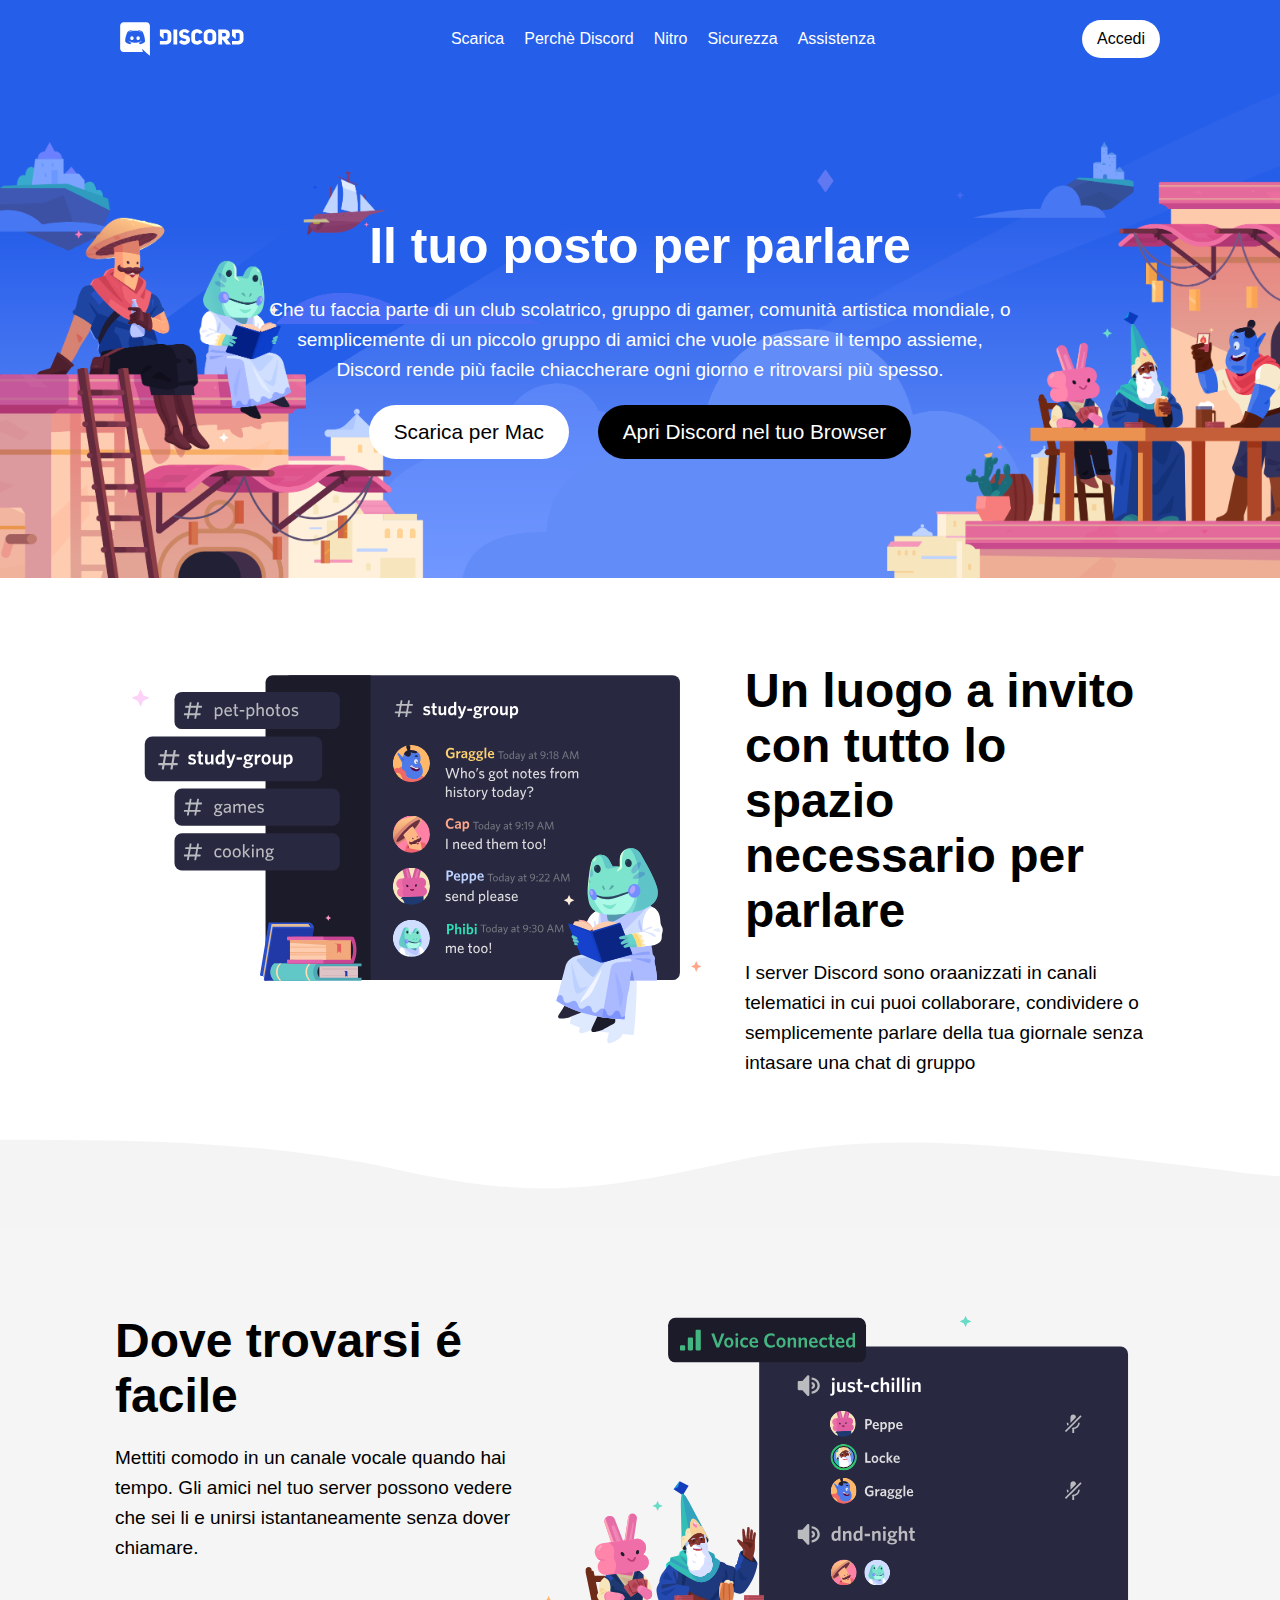
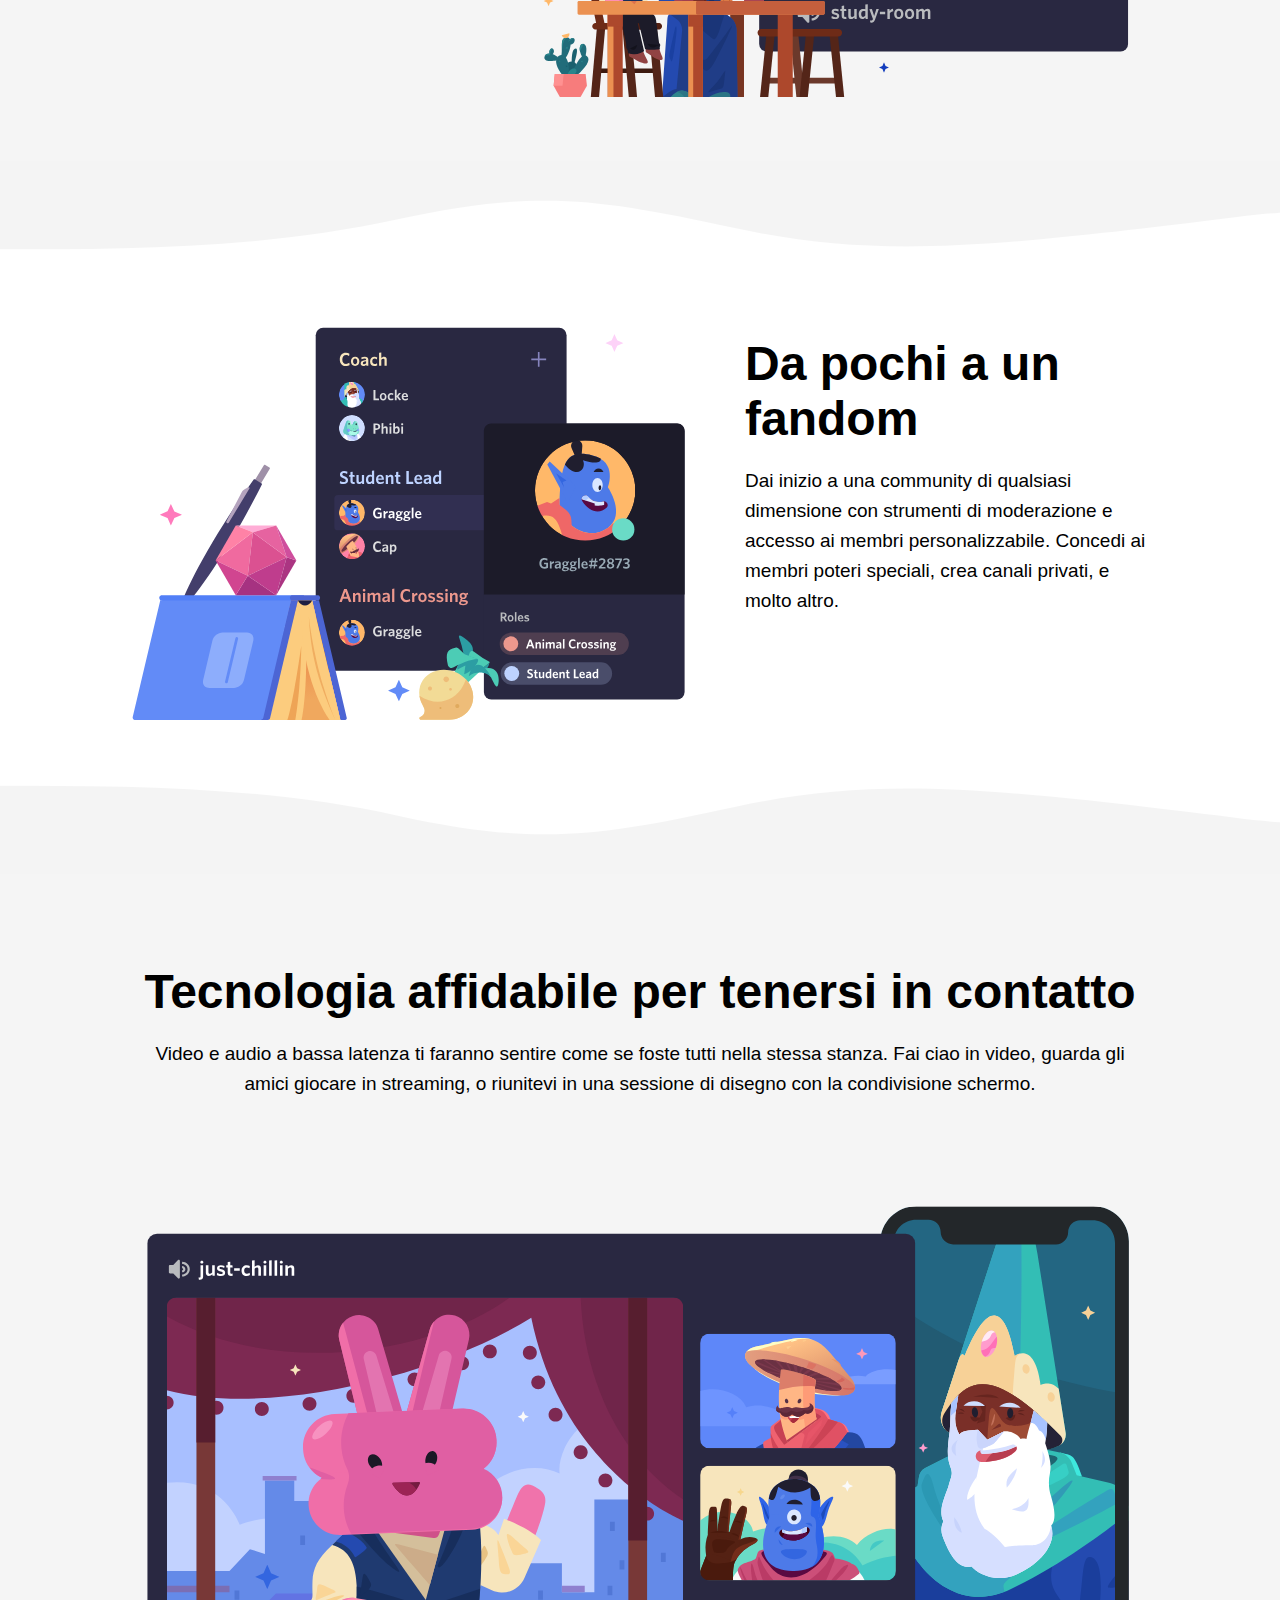
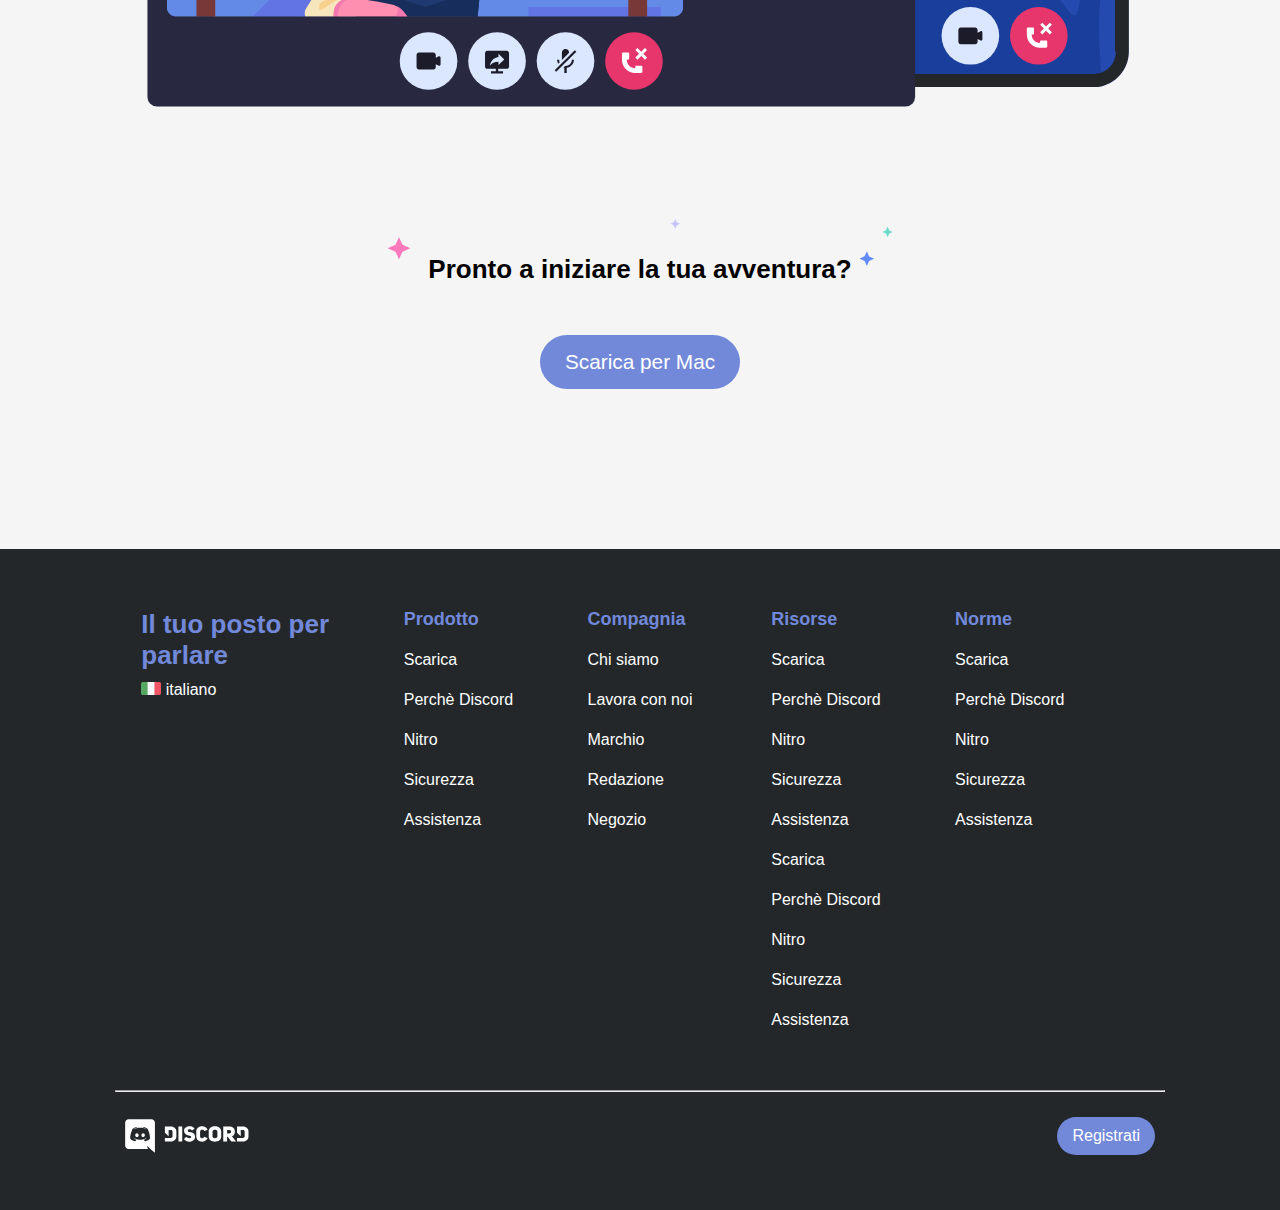
<file: index.html>
<!DOCTYPE html>
<html lang="en">
<head>
    <meta charset="UTF-8">
    <link rel="stylesheet" href="https://cdnjs.cloudflare.com/ajax/libs/font-awesome/6.1.1/css/all.min.css" integrity="sha512-KfkfwYDsLkIlwQp6LFnl8zNdLGxu9YAA1QvwINks4PhcElQSvqcyVLLD9aMhXd13uQjoXtEKNosOWaZqXgel0g==" crossorigin="anonymous" referrerpolicy="no-referrer" />
    <link rel="stylesheet" href="./css/style.css">
    <meta http-equiv="X-UA-Compatible" content="IE=edge">
    <meta name="viewport" content="width=device-width, initial-scale=1.0">
    <title>Document</title>
</head>
<body>

    <header>
        <section class="s_header">

            <div class="container">
    
                <!-- Logo -->
                <div class="logo">
                    <img src="./img/logo.svg" alt="logo">
                </div>
    
                <!-- Barra di navigazione -->
                <nav class="menu">
                    <a href="#">Scarica</a>
                    <a href="#">Perchè Discord</a>
                    <a href="#">Nitro</a>
                    <a href="#">Sicurezza</a>
                    <a href="#">Assistenza</a>
                </nav>
    
                <!-- Login -->
                <div class="log">
                    <button class="button b_style1 b_fs">Accedi</button>
                </div>
            </div>

        </section>
        


        <!-- Sezione un box -->
        <section class="s_jumbo">
            <div class="c_jumbo">
                <h1>Il tuo posto per parlare</h1>
                <span>Che tu faccia parte di un club scolatrico, gruppo di gamer, comunità artistica mondiale, o semplicemente di un piccolo gruppo di amici che vuole passare il tempo assieme, Discord rende più facile chiaccherare ogni giorno e ritrovarsi più spesso.</span>
                <div class="c_button">
                    <button class="button_big b_style1 b_fs_big"> <i class="fa-solid fa-arrow-down"></i> Scarica per Mac</button>
                    <button class="button_big b_style2 b_fs_big">Apri Discord nel tuo Browser</button>
                </div>
            </div>
        </section>


    </header>


    <main>

         <!-- Sezione due box -->
         <section class="s_two_box">
             <div class="c_two_box">
                <div class="c_box_1">
                    <img src="./img/item1.svg" alt="item1">
                </div>
                <div class="c_box_2">
                    <h1 class="text_style_title">Un luogo a invito con tutto lo spazio necessario per parlare</h1>
                    <span class="text_style_desc margin_desc">I server Discord sono oraanizzati in canali telematici in cui puoi collaborare, condividere o semplicemente parlare della tua giornale senza intasare una chat di gruppo</span>
                </div>
             </div>
        </section>

        <div class="wave"></div>

         <!-- Sezione due box -->
         <section class="s_two_box bg">
            <div class="c_two_box">
                <div class="c_box_2">
                    <h1 class="text_style_title">Dove trovarsi é facile</h1>
                    <span class="text_style_desc margin_desc">Mettiti comodo in un canale vocale quando hai tempo. Gli amici nel tuo server possono vedere che sei li e unirsi istantaneamente senza dover chiamare.</span>
                </div>
               <div class="c_box_1">
                   <img src="./img/item2.svg" alt="item2">
               </div>
               
            </div>
       </section>

       <div class="wave-reverse"></div>

      <!-- Sezione due box -->
      <section class="s_two_box">
        <div class="c_two_box">
           <div class="c_box_1">
               <img src="./img/item3.svg" alt="item3">
           </div>
           <div class="c_box_2">
               <h1 class="text_style_title">Da pochi a un fandom</h1>
                <span class="text_style_desc margin_desc">Dai inizio a una community di qualsiasi dimensione con strumenti di moderazione e accesso ai membri personalizzabile. Concedi ai membri poteri speciali, crea canali privati, e molto altro.</span>

           </div>
        </div>
    </section>

    <div class="wave"></div>

       <!-- Sezione un box grande -->
       <section class="s_one_box_big bg">
        <div class="c_box_big">
            <div class="text">
                <h1 class="text_style_title">Tecnologia affidabile per tenersi in contatto</h1>
                <span class="text_style_desc margin_desc">Video e audio a bassa latenza ti faranno sentire come se foste tutti nella stessa stanza. Fai ciao in video, guarda gli amici giocare in streaming, o riunitevi in una sessione di disegno con la condivisione schermo.</span>
            </div>

            <img src="./img/item4-big.svg" alt="item4">

            <div class="text">
                <div class="img_style">
                    <h3 class="text_style_subtitle">Pronto a iniziare la tua avventura?</h3>
                </div>
                <button class="button_big b_style3 b_fs_big margin_button"> <i class="fa-solid fa-arrow-down"></i> Scarica per Mac</button>
            </div>
        </div>
        </section>
    </main>
    

    <footer>
        <!-- Prima Sezione footer -->
        <section class="sf_two_box">
            <div class="cf_two_box">
                <div class="cf_one_box">

                    <!-- Titolo della sezione -->
                    <h3 class="text_style_subtitle2">Il tuo posto per parlare</h3>

                    <!-- Lingua con logo -->
                    <div class="margin_small">
                        <img src="./img/ita.png" alt="ita">
                        <span class="footer_txt_style">italiano</span>
                        <span><i class="fa-solid fa-angle-down footer_txt_style"></i></span>
                    </div>

                    <!-- Loghi social -->
                    <div class="margin_small footer_txt_style">
                        <span class="social"><i class="fa-brands fa-twitter"></i></span>
                        <span class="social"><i class="fa-brands fa-instagram"></i></span>
                        <span class="social"><i class="fa-brands fa-facebook-square"></i></span>
                        <span class="social"><i class="fa-brands fa-youtube"></i></span>
                    </div>
                </div>

                <div class="cf_four_box">

                    <!-- Lista collegamenti -->
                    <div class="cf_box_1">
                        <h4 class="text_style_subtitle3">Prodotto</h4>
                        <ul class="footer_txt_style">
                            <li>Scarica</li>
                            <li>Perchè Discord</li>
                            <li>Nitro</li>
                            <li>Sicurezza</li>
                            <li>Assistenza</li>
                        </ul>
                    </div>

                    <div class="cf_box_1">
                        <h4 class="text_style_subtitle3">Compagnia</h4>
                        <ul class="footer_txt_style">
                            <li>Chi siamo</li>
                            <li>Lavora con noi</li>
                            <li>Marchio</li>
                            <li>Redazione</li>
                            <li>Negozio</li>
                        </ul>
                    </div>

                    <div class="cf_box_1">
                        <h4 class="text_style_subtitle3">Risorse</h4>
                        <ul class="footer_txt_style">
                            <li>Scarica</li>
                            <li>Perchè Discord</li>
                            <li>Nitro</li>
                            <li>Sicurezza</li>
                            <li>Assistenza</li>
                            <li>Scarica</li>
                            <li>Perchè Discord</li>
                            <li>Nitro</li>
                            <li>Sicurezza</li>
                            <li>Assistenza</li>
                        </ul>
                    </div>       
                    
                    <div class="cf_box_1">
                        <h4 class="text_style_subtitle3">Norme</h4>
                        <ul class="footer_txt_style">
                            <li>Scarica</li>
                            <li>Perchè Discord</li>
                            <li>Nitro</li>
                            <li>Sicurezza</li>
                            <li>Assistenza</li>
                        </ul>
                    </div>  

                </div>         
            </div>
       </section>

       <hr>


        <!-- Seconda Sezione footer -->
        <section class="sf_two_box_small">

            <div class="container_f">

                <!-- Logo -->
                <div class="logo_f">
                    <img src="./img/logo.svg" alt="logo">
                </div>
    
                <!-- Login -->
                <div class="button_f">
                    <button class="button b_style3 b_fs">Registrati</button>
                </div>
            </div>

       </section>

    </footer>


</body>
</html>
</file>
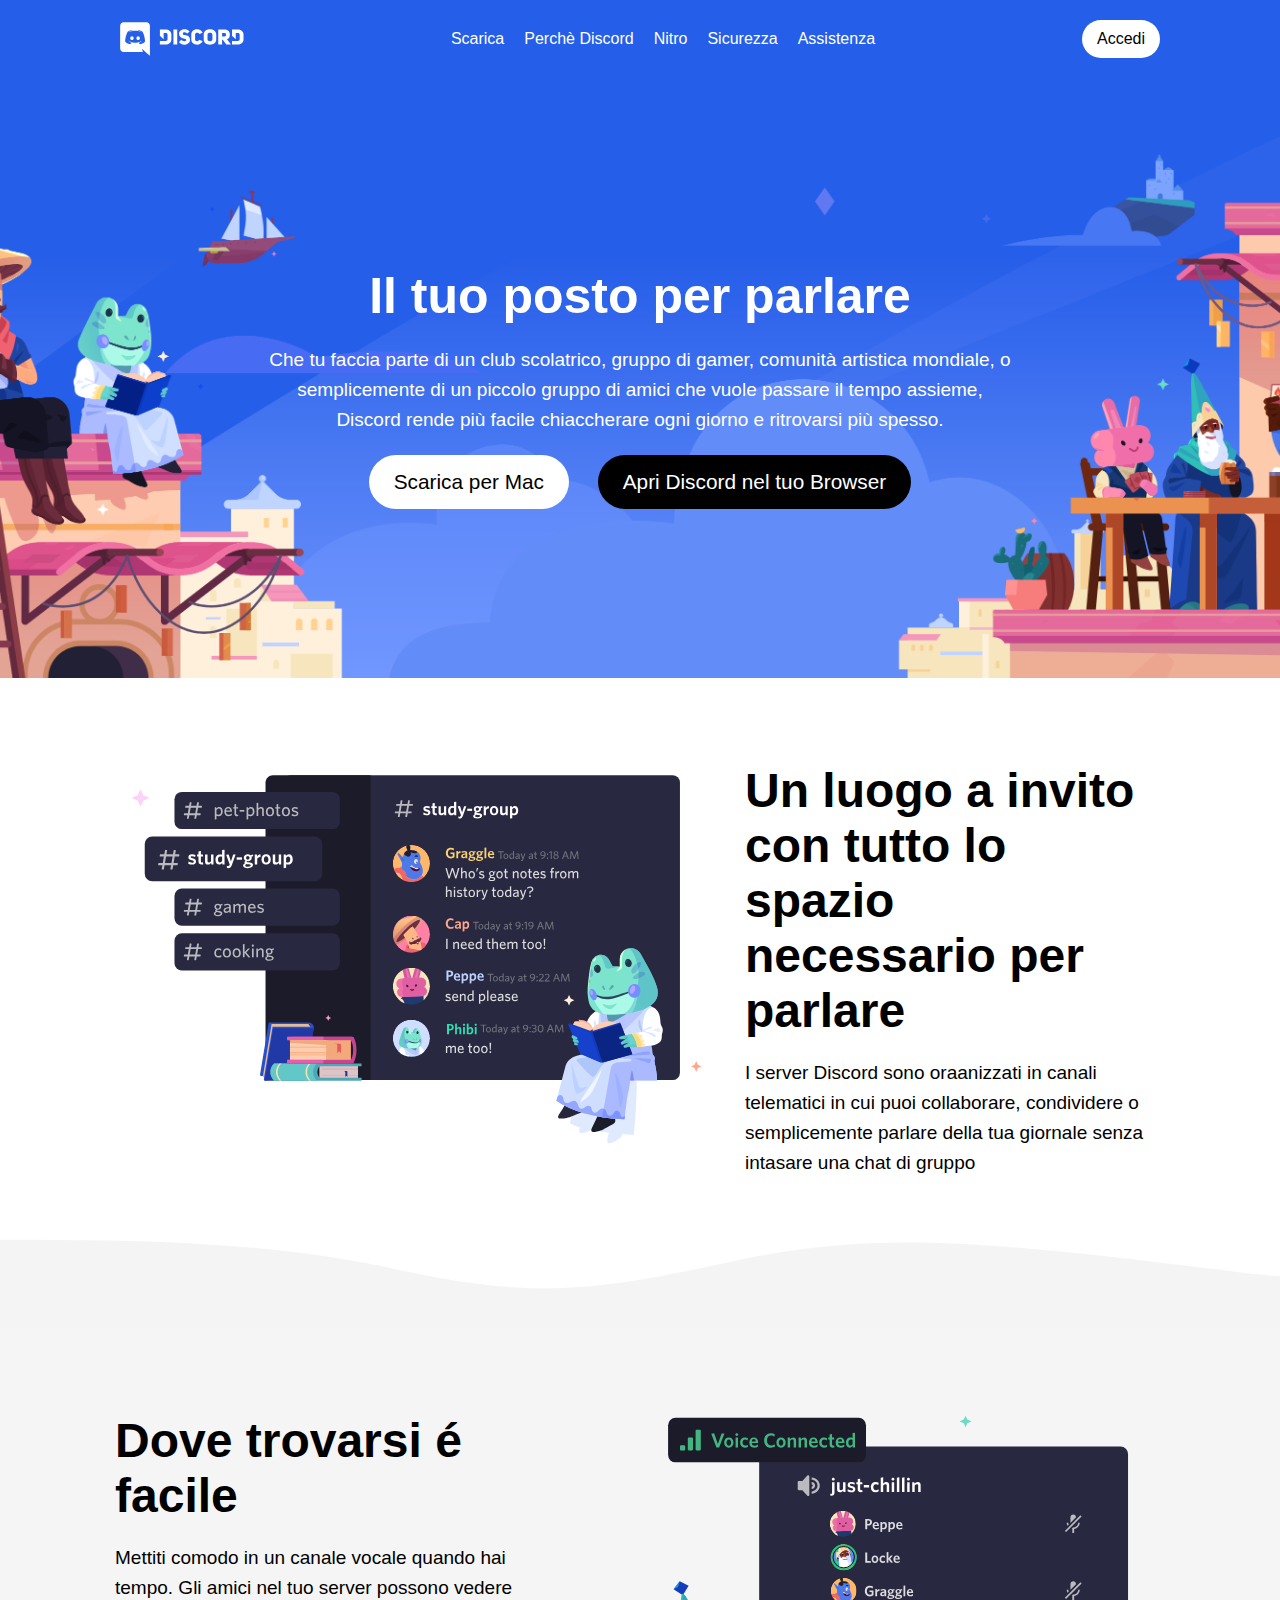
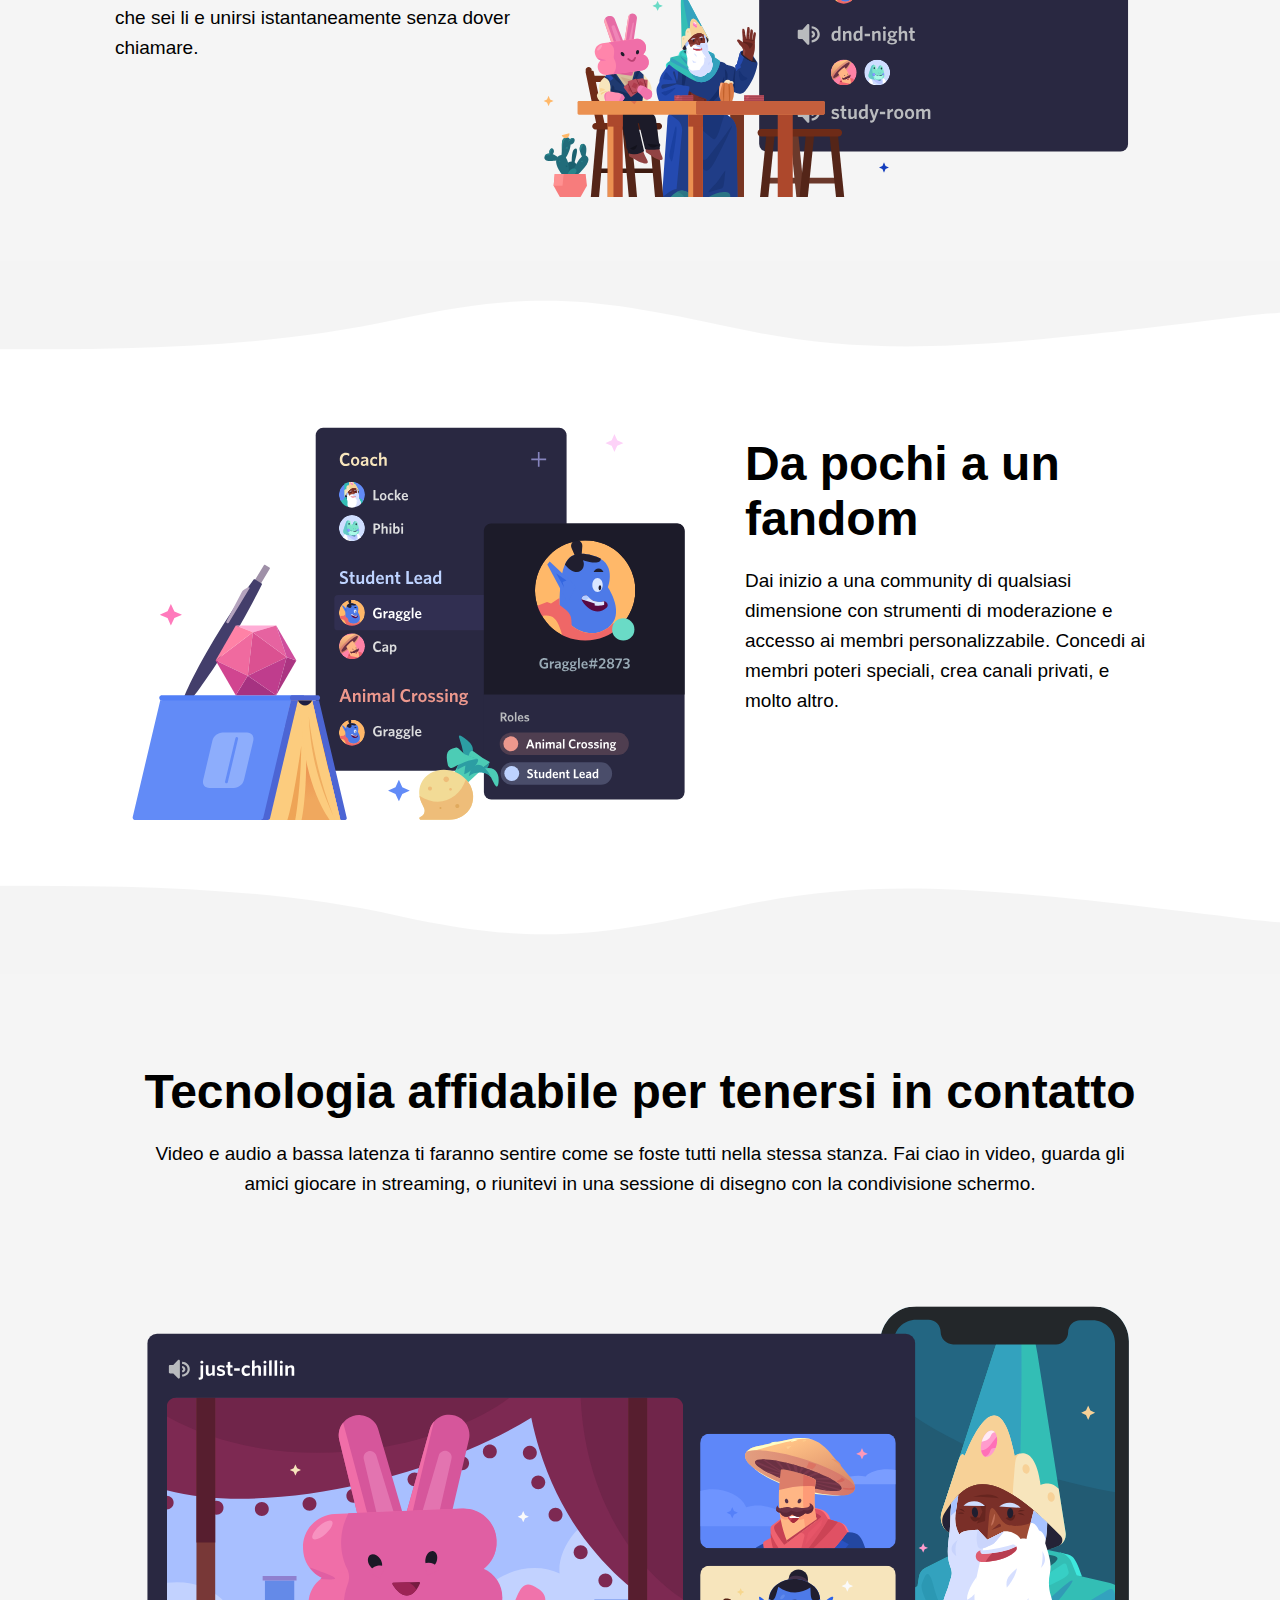
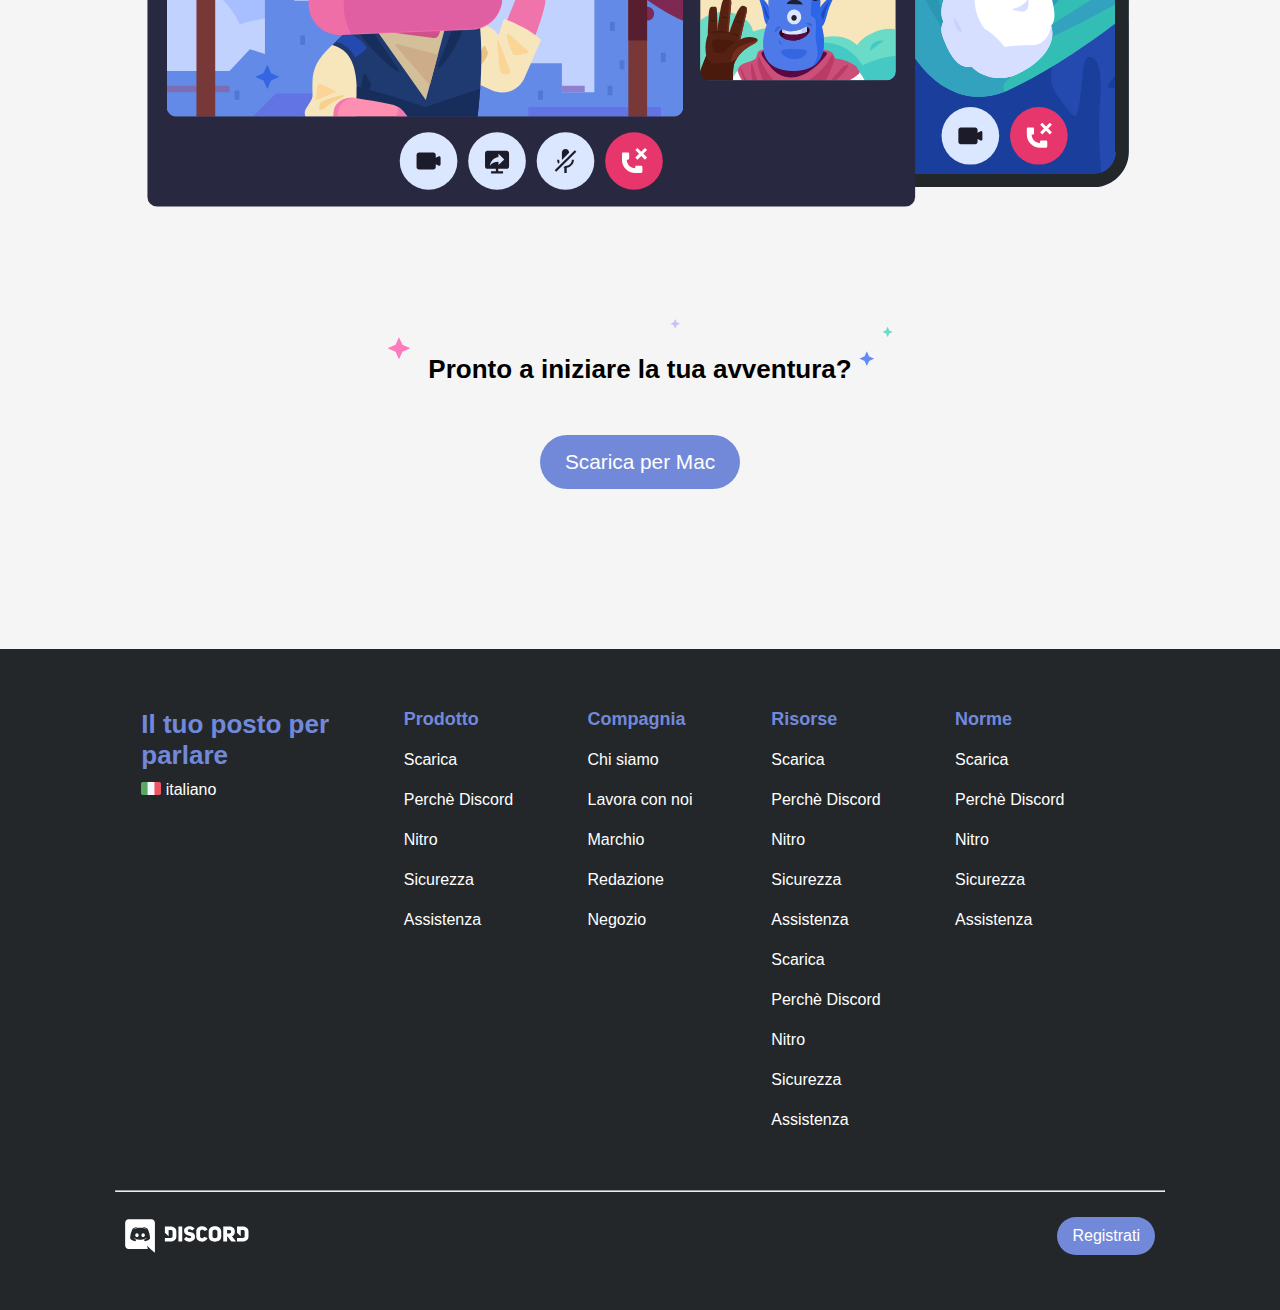
<file: index-correction.html>
<!DOCTYPE html>
<html lang="en">
<head>
    <meta charset="UTF-8">
    <link rel="stylesheet" href="https://cdnjs.cloudflare.com/ajax/libs/font-awesome/6.1.1/css/all.min.css" integrity="sha512-KfkfwYDsLkIlwQp6LFnl8zNdLGxu9YAA1QvwINks4PhcElQSvqcyVLLD9aMhXd13uQjoXtEKNosOWaZqXgel0g==" crossorigin="anonymous" referrerpolicy="no-referrer" />
    <link rel="stylesheet" href="./css/style-correction.css">
    <meta http-equiv="X-UA-Compatible" content="IE=edge">
    <meta name="viewport" content="width=device-width, initial-scale=1.0">
    <title>Document-correction</title>
</head>
<body>

    <header>
        <section class="s_header">

            <div class="container">
    
                <!-- Logo -->
                <div class="logo">
                    <img src="./img/logo.svg" alt="logo">
                </div>
    
                <!-- Barra di navigazione -->
                <nav class="menu">
                    <a href="#">Scarica</a>
                    <a href="#">Perchè Discord</a>
                    <a href="#">Nitro</a>
                    <a href="#">Sicurezza</a>
                    <a href="#">Assistenza</a>
                </nav>
    
                <!-- Login -->
                <div class="log">
                    <a class="button b_style1 b_fs" href="#">Accedi</a>
                </div>
            </div>

        </section>
        


        <!-- Sezione un box -->
        <section class="s_jumbo">
            <div class="c_jumbo">
                <h1>Il tuo posto per parlare</h1>
                <span>Che tu faccia parte di un club scolatrico, gruppo di gamer, comunità artistica mondiale, o semplicemente di un piccolo gruppo di amici che vuole passare il tempo assieme, Discord rende più facile chiaccherare ogni giorno e ritrovarsi più spesso.</span>
                <div class="c_button">
                    <a href="#" class="button_big b_style1 b_fs_big"> <i class="fa-solid fa-arrow-down"></i> Scarica per Mac</a>
                    <a href="#" class="button_big b_style2 b_fs_big">Apri Discord nel tuo Browser</a>
                </div>
            </div>
        </section>


    </header>


    <main>

         <!-- Sezione due box -->
         <section class="s_two_box">
             <div class="c_two_box">
                <div class="c_box_1">
                    <img src="./img/item1.svg" alt="item1">
                </div>
                <div class="c_box_2">
                    <h1 class="text_style_title">Un luogo a invito con tutto lo spazio necessario per parlare</h1>
                    <span class="text_style_desc margin_desc">I server Discord sono oraanizzati in canali telematici in cui puoi collaborare, condividere o semplicemente parlare della tua giornale senza intasare una chat di gruppo</span>
                </div>
             </div>
        </section>

        <div class="wave"></div>

         <!-- Sezione due box -->
         <section class="s_two_box bg">
            <div class="c_two_box">
                <div class="c_box_2">
                    <h1 class="text_style_title">Dove trovarsi é facile</h1>
                    <span class="text_style_desc margin_desc">Mettiti comodo in un canale vocale quando hai tempo. Gli amici nel tuo server possono vedere che sei li e unirsi istantaneamente senza dover chiamare.</span>
                </div>
               <div class="c_box_1">
                   <img src="./img/item2.svg" alt="item2">
               </div>
               
            </div>
       </section>

       <div class="wave-reverse"></div>

      <!-- Sezione due box -->
      <section class="s_two_box">
        <div class="c_two_box">
           <div class="c_box_1">
               <img src="./img/item3.svg" alt="item3">
           </div>
           <div class="c_box_2">
               <h1 class="text_style_title">Da pochi a un fandom</h1>
                <span class="text_style_desc margin_desc">Dai inizio a una community di qualsiasi dimensione con strumenti di moderazione e accesso ai membri personalizzabile. Concedi ai membri poteri speciali, crea canali privati, e molto altro.</span>

           </div>
        </div>
    </section>

    <div class="wave"></div>

       <!-- Sezione un box grande -->
       <section class="s_one_box_big bg">
        <div class="c_box_big">
            <div class="text">
                <h1 class="text_style_title">Tecnologia affidabile per tenersi in contatto</h1>
                <span class="text_style_desc margin_desc">Video e audio a bassa latenza ti faranno sentire come se foste tutti nella stessa stanza. Fai ciao in video, guarda gli amici giocare in streaming, o riunitevi in una sessione di disegno con la condivisione schermo.</span>
            </div>

            <img src="./img/item4-big.svg" alt="item4">

            <div class="text">
                <div class="img_style">
                    <h3 class="text_style_subtitle">Pronto a iniziare la tua avventura?</h3>
                </div>
                <a href="#" class="button_big b_style3 b_fs_big margin_button"> <i class="fa-solid fa-arrow-down"></i> Scarica per Mac</a>
            </div>
        </div>
        </section>
    </main>
    

    <footer>
        <!-- Prima Sezione footer -->
        <section class="sf_two_box">
            <div class="cf_two_box">
                <div class="cf_one_box">

                    <!-- Titolo della sezione -->
                    <h3 class="text_style_subtitle2">Il tuo posto per parlare</h3>

                    <!-- Lingua con logo -->
                    <div class="margin_small">
                        <img src="./img/ita.png" alt="ita">
                        <span class="footer_txt_style">italiano</span>
                        <span><i class="fa-solid fa-angle-down footer_txt_style"></i></span>
                    </div>

                    <!-- Loghi social -->
                    <div class="margin_small footer_txt_style">
                        <span class="social"><i class="fa-brands fa-twitter"></i></span>
                        <span class="social"><i class="fa-brands fa-instagram"></i></span>
                        <span class="social"><i class="fa-brands fa-facebook-square"></i></span>
                        <span class="social"><i class="fa-brands fa-youtube"></i></span>
                    </div>
                </div>

                <div class="cf_four_box">

                    <!-- Lista collegamenti -->
                    <div class="cf_box_1">
                        <h4 class="text_style_subtitle3">Prodotto</h4>
                        <ul class="footer_txt_style">
                            <li>Scarica</li>
                            <li>Perchè Discord</li>
                            <li>Nitro</li>
                            <li>Sicurezza</li>
                            <li>Assistenza</li>
                        </ul>
                    </div>

                    <div class="cf_box_1">
                        <h4 class="text_style_subtitle3">Compagnia</h4>
                        <ul class="footer_txt_style">
                            <li>Chi siamo</li>
                            <li>Lavora con noi</li>
                            <li>Marchio</li>
                            <li>Redazione</li>
                            <li>Negozio</li>
                        </ul>
                    </div>

                    <div class="cf_box_1">
                        <h4 class="text_style_subtitle3">Risorse</h4>
                        <ul class="footer_txt_style">
                            <li>Scarica</li>
                            <li>Perchè Discord</li>
                            <li>Nitro</li>
                            <li>Sicurezza</li>
                            <li>Assistenza</li>
                            <li>Scarica</li>
                            <li>Perchè Discord</li>
                            <li>Nitro</li>
                            <li>Sicurezza</li>
                            <li>Assistenza</li>
                        </ul>
                    </div>       
                    
                    <div class="cf_box_1">
                        <h4 class="text_style_subtitle3">Norme</h4>
                        <ul class="footer_txt_style">
                            <li>Scarica</li>
                            <li>Perchè Discord</li>
                            <li>Nitro</li>
                            <li>Sicurezza</li>
                            <li>Assistenza</li>
                        </ul>
                    </div>  

                </div>         
            </div>
       </section>

       <hr>


        <!-- Seconda Sezione footer -->
        <section class="sf_two_box_small">

            <div class="container_f">

                <!-- Logo -->
                <div class="logo_f">
                    <img src="./img/logo.svg" alt="logo">
                </div>
    
                <!-- Login -->
                <div class="button_f">
                    <a href="#" class="button b_style3 b_fs">Registrati</a>
                </div>
            </div>

       </section>

    </footer>


</body>
</html>
</file>
<file: css/style.css>
*{
    margin: 0;
    padding: 0;
    box-sizing: border-box;
}


body{
    font-family: Arial, Helvetica, sans-serif;
}

ul{
    list-style-type: none;
    line-height: 40px;
}

.s_header{
    padding: 15px 0px;
    background-color: #255EE9;
}

.container{
    width: 1050px;
    margin: 0 auto;
    display: flex;
    align-items: center;
}

.logo,
.log {
    padding: 5px;
    flex-grow: 1;
    display: flex;
    align-items: center;
}

.log{
    flex-direction: row-reverse;
}

.log span, .logo span{
    padding: 5px 10px;
}


.menu{
    padding: 5px;
    flex-grow: 2;
    display: flex;
    align-items: center;
    justify-content: center;    
}

.menu a {
    padding: 5px 10px;
    text-decoration: none;
    color: #fff;
}



.s_jumbo{
    background-image: url('../img/jumbo.png');
    width: 100%;
    height: 500px;
    background-size: cover;
    display: flex;
    justify-content: center;
    align-items: center;
}

.s_jumbo .c_jumbo{
    width: 750px;
    text-align: center;
}

.c_jumbo h1{
    color: #fff;
    font-size: 50px;
    margin: 20px 0px;
}

.c_jumbo span{
    color: #fff;
    font-size: 19px;
    line-height: 30px;
}

.s_two_box{
    padding: 60px 0px;
    display: flex;
    justify-content: center;
    align-items: center;
    background-color: #fff;
}

.s_two_box .c_two_box{
    width: 1050px;
    display: flex;
}

.c_box_1{
    width: 60%;

}

.c_box_1 img{
    width: 100%;
}

.c_box_2{
    width: 39%;
    margin-top: 25px;

}


.s_one_box_big{
    padding: 50px;
    display: flex;
    justify-content: center;
    align-items: center;
}

.s_one_box_big .c_box_big{
    width: 1050px;
    text-align: center;
}

.c_box_big img{
    width: 100%;
}

.c_box_big .text{
    margin: 40px 20px;
}

.margin_desc{
    margin-top: 20px;
    display: inline-block;
}

footer{
    background-color: #23272a;

}


.sf_two_box{
    display: flex;
    justify-content: center;
    padding: 50px;
}

.sf_two_box .cf_two_box{
    width: 1050px;
    display: flex;
    justify-content: center;
    margin-top: 10px;
}

.cf_one_box {
    width: 25%;
    border-radius: 5px;
}

.cf_one_box img{
    width: 20px;
}



.cf_four_box{
    width: 70%;
    border-radius: 5px;
    display: flex;
    justify-content: center;
}


.cf_box_1{
    flex-basis: calc(100% / 4);
}

.cf_box_1 h4{
    margin-bottom: 10px;
}

.sf_two_box_small{
    display: flex;
}

.logo_f,
.button_f {
    padding: 5px 10px;
    flex-grow: 1;
    display: flex;
    align-items: center;
}

.button_f{
    flex-direction: row-reverse;
}

.container_f{
    width: 1050px;
    padding: 20px 0px 50px 0px;
    margin: 0 auto;
    display: flex;
    align-items: center;
}


.social{
    font-size: 18px;
    margin-right: 15px;
}

hr{
    width: 1050px;
    margin: 0 auto;
}


/* Margin style */

.c_button{
    width: 80%;
    padding-top: 20px;
    margin: 0 auto;
    display: flex;
    justify-content: space-evenly;
}

.margin_button{
    margin: 50px 0px 70px 0px;
}

.margin_small{
    margin: 10px 0px;
}


/* Text style */

.text_style_title{
    color: black;
    font-size: 48px;
}

.text_style_subtitle{
    color: black;
    font-size: 26px;
}

.text_style_desc{
    color: black;
    font-size: 19px;
    line-height: 30px;
}

.text_style_subtitle2{
    font-size: 26px;
    color: #7289da;
}

.text_style_subtitle3{
    font-size: 18px;
    color: #7289da;
}



/* Style color */

.bg{
    background-color: #f5f5f5;
}

.footer_txt_style{
    color: #fff;
}



/* Stile bottoni */

.button{
    border-radius: 20px;
    padding: 10px 15px;
    border: none;
}

.button_big{
    border-radius: 30px;
    padding: 15px 25px;
    border: none;
}

.b_style1{
    background-color: white;
    color: black;
}

.b_style2{
    background-color: black;
    color: white;
}

.b_style3{
    background-color: #7289da;
    color: white;
}


.b_fs{
    font-size: 1rem;
}

.b_fs_big{
    font-size: 1.3rem;
}

/* BONUS */



.img_style{
    background-image: url('../img/stars.svg');
    background-size: contain;
    padding-top: 35px;
    background-position: top;
    background-repeat: no-repeat;
    width: 50%;
    margin: 0 auto;
}

.wave{
    background-image: url('../img/wave.svg');
    width: 100%;
    height: 90px;
    opacity: 0.04;
}

.wave-reverse{
    background-image: url('../img/wave.svg');
    width: 100%;
    height: 90px;
    opacity: 0.04;
    transform: rotate(180deg);
    transform: scale(1,-1);
}
</file>
<file: css/style-correction.css>
*{
    margin: 0;
    padding: 0;
    box-sizing: border-box;
}


body{
    font-family: Arial, Helvetica, sans-serif;
}

ul{
    list-style-type: none;
    line-height: 40px;
}

.s_header{
    padding: 15px 0px;
    background-color: #255EE9;
}

.container{
    width: 1050px;
    margin: 0 auto;
    display: flex;
    align-items: center;
}

.logo,
.log {
    padding: 5px;
    flex-grow: 1;
    display: flex;
    align-items: center;
}

.log{
    flex-direction: row-reverse;
}

.log span, .logo span{
    padding: 5px 10px;
}


.menu{
    padding: 5px;
    flex-grow: 2;
    display: flex;
    align-items: center;
    justify-content: center;    
}

.menu a {
    padding: 5px 10px;
    text-decoration: none;
    color: #fff;
}



.s_jumbo{
    background-image: url('../img/jumbo.png');
    width: 100%;
    min-height: 300px;
    background-size: cover;
    background-position: center;
    display: flex;
    justify-content: center;
}

.s_jumbo .c_jumbo{
    width: 750px;
    min-height: 600px;
    display: flex;
    flex-wrap: wrap;
    align-content: center;
    justify-content: center;
    text-align: center;
}

.c_jumbo h1{
    color: #fff;
    font-size: 50px;
    margin: 20px 0px;
}

.c_jumbo span{
    color: #fff;
    font-size: 19px;
    line-height: 30px;
}

.s_two_box{
    padding: 60px 0px;
    display: flex;
    justify-content: center;
    align-items: center;
    background-color: #fff;
}

.s_two_box .c_two_box{
    width: 1050px;
    display: flex;
}

.c_box_1{
    width: 60%;

}

.c_box_1 img{
    width: 100%;
}

.c_box_2{
    width: 39%;
    margin-top: 25px;

}


.s_one_box_big{
    padding: 50px;
    display: flex;
    justify-content: center;
    align-items: center;
}

.s_one_box_big .c_box_big{
    width: 1050px;
    text-align: center;
}

.c_box_big img{
    width: 100%;
}

.c_box_big .text{
    margin: 40px 20px;
}

.margin_desc{
    margin-top: 20px;
    display: inline-block;
}

footer{
    background-color: #23272a;

}


.sf_two_box{
    display: flex;
    justify-content: center;
    padding: 50px;
}

.sf_two_box .cf_two_box{
    width: 1050px;
    display: flex;
    justify-content: center;
    margin-top: 10px;
}

.cf_one_box {
    width: 25%;
    border-radius: 5px;
}

.cf_one_box img{
    width: 20px;
}



.cf_four_box{
    width: 70%;
    border-radius: 5px;
    display: flex;
    justify-content: center;
}


.cf_box_1{
    flex-basis: calc(100% / 4);
}

.cf_box_1 h4{
    margin-bottom: 10px;
}

.sf_two_box_small{
    display: flex;
}

.logo_f,
.button_f {
    padding: 5px 10px;
    flex-grow: 1;
    display: flex;
    align-items: center;
}

.button_f{
    flex-direction: row-reverse;
}

.container_f{
    width: 1050px;
    padding: 20px 0px 50px 0px;
    margin: 0 auto;
    display: flex;
    align-items: center;
}


.social{
    font-size: 18px;
    margin-right: 15px;
}

hr{
    width: 1050px;
    margin: 0 auto;
}


/* Margin style */

.c_button{
    width: 80%;
    padding-top: 20px;
    margin: 0 auto;
    display: flex;
    justify-content: space-evenly;
}

.margin_button{
    margin: 50px 0px 70px 0px;
    display:inline-block;
}

.margin_small{
    margin: 10px 0px;
}


/* Text style */

.text_style_title{
    color: black;
    font-size: 48px;
}

.text_style_subtitle{
    color: black;
    font-size: 26px;
}

.text_style_desc{
    color: black;
    font-size: 19px;
    line-height: 30px;
}

.text_style_subtitle2{
    font-size: 26px;
    color: #7289da;
}

.text_style_subtitle3{
    font-size: 18px;
    color: #7289da;
}



/* Style color */

.bg{
    background-color: #f5f5f5;
}

.footer_txt_style{
    color: #fff;
}



/* Stile bottoni */

.button{
    border-radius: 20px;
    padding: 10px 15px;
    border: none;
    text-decoration: none;
}

.button_big{
    border-radius: 30px;
    padding: 15px 25px;
    border: none;
    text-decoration: none;
}

.b_style1{
    background-color: white;
    color: black;
}

.b_style2{
    background-color: black;
    color: white;
}

.b_style3{
    background-color: #7289da;
    color: white;
}


.b_fs{
    font-size: 1rem;
}

.b_fs_big{
    font-size: 1.3rem;
}

/* BONUS */



.img_style{
    background-image: url('../img/stars.svg');
    background-size: contain;
    padding-top: 35px;
    background-position: top;
    background-repeat: no-repeat;
    width: 50%;
    margin: 0 auto;
}

.wave{
    background-image: url('../img/wave.svg');
    width: 100%;
    height: 90px;
    opacity: 0.04;
}

.wave-reverse{
    background-image: url('../img/wave.svg');
    width: 100%;
    height: 90px;
    opacity: 0.04;
    transform: rotate(180deg);
    transform: scale(1,-1);
}
</file>
